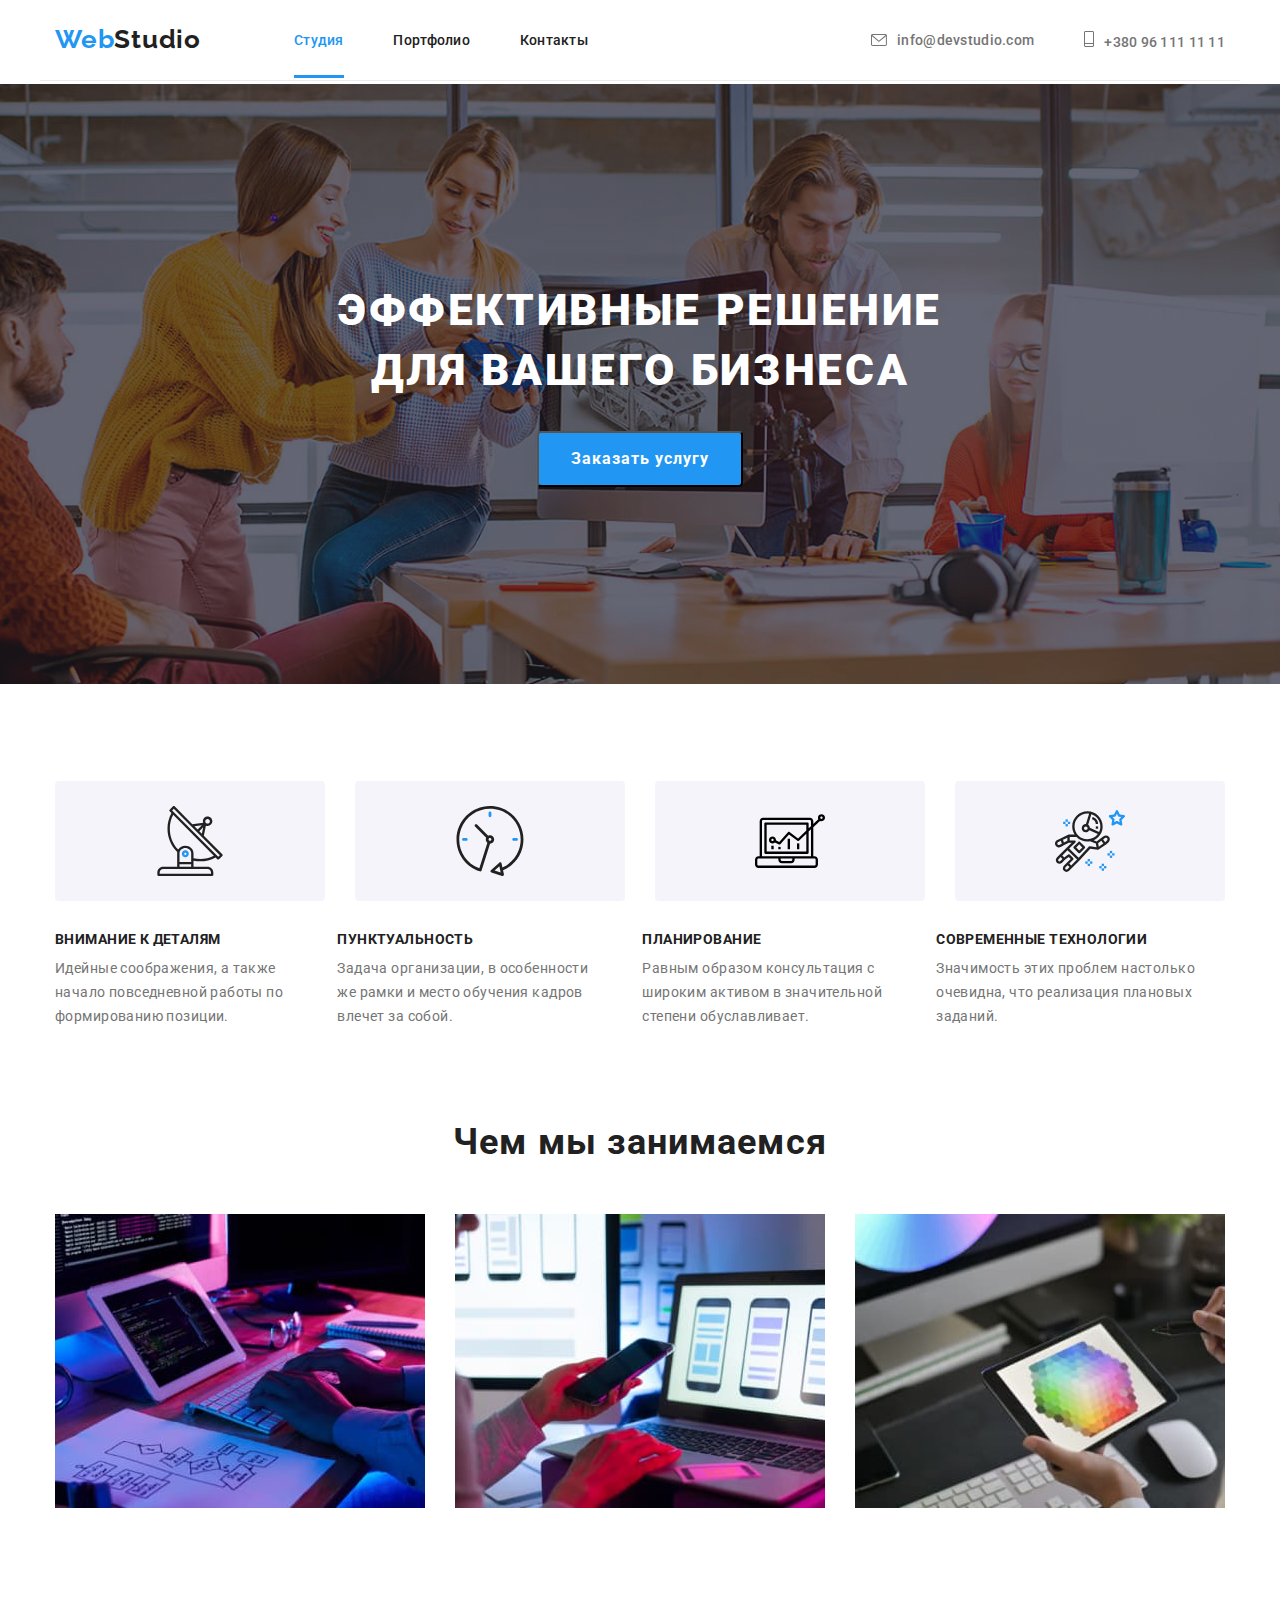
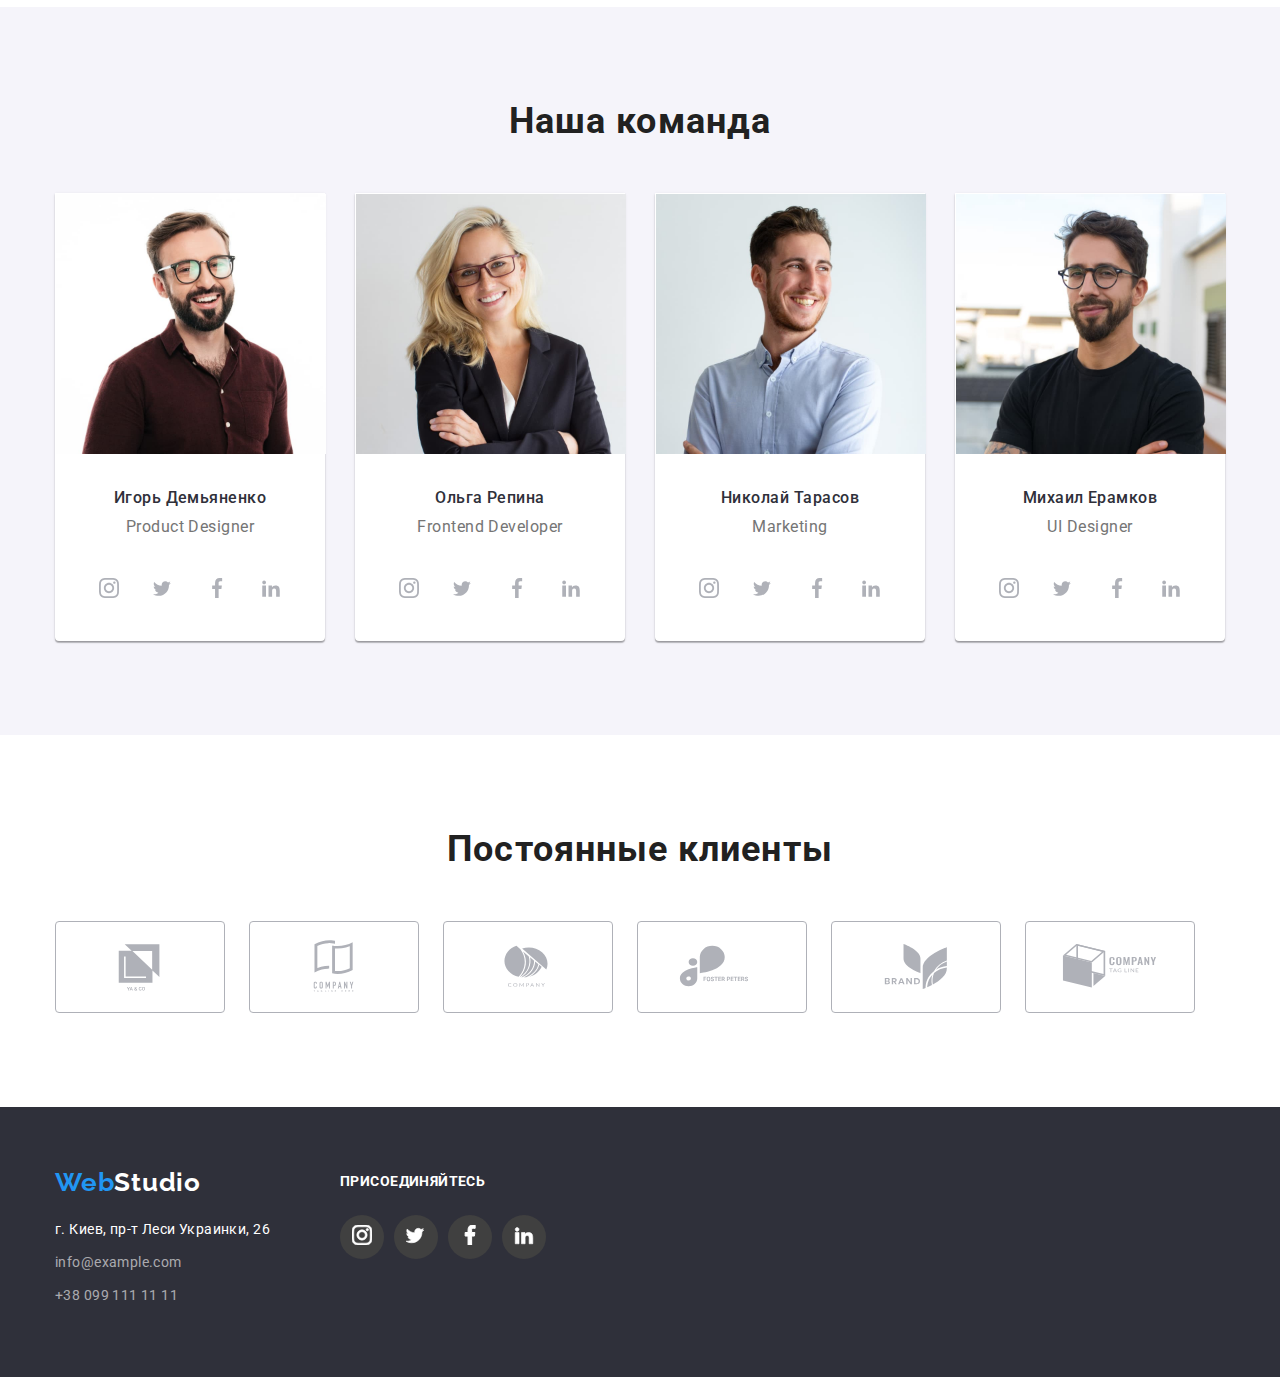
<file: index.html>
<!DOCTYPE html>
<html lang="ru">

<head>
    <meta charset="UTF-8" />
    <meta http-equiv="X-UA-Compatible" content="IE=edge" />
    <meta name="viewport" content="width=device-width, initial-scale=1.0" />
    <title>Document</title>
    <link rel="stylesheet" href="./css/modern-normalize.css" />
    <link rel="preconnect" href="https://fonts.gstatic.com" />
    <link
        href="https://fonts.googleapis.com/css2?family=Raleway:wght@700&family=Roboto:wght@400;500;700;900&display=swap"
        rel="stylesheet" />
    <link rel="stylesheet" href="./css/style.css" />
</head>
<template class="my-icons"> 
    <svg class="icon1">
      <use href="./images/icons/sprite.svg#icon-envelope"></use>
    </svg>
    <svg class="icon1">
      <use href="./images/icons/sprite.svg#icon-phone"></use>
    </svg>
    <svg class="icon">
      <use href="./images/icons/sprite.svg#icon-instagram"></use>
    </svg>
    <svg class="icon">
      <use href="./images/icons/sprite.svg#icon-twitter"></use>
    </svg>
    <svg class="icon">
      <use href="./images/icons/sprite.svg#icon-face"></use>
    </svg>
    <svg class="icon">
      <use href="./images/icons/sprite.svg#icon-linkedin2"></use>
    </svg>
 </template>
<body>
    <header class="header">
        <div class="container">
            <a href="" class="logo">
                <p class="web1" id="web1">Web<span class="studio">Studio</span></p>
            </a>
            <nav class="nav">
                <ul class="navList">
                    <li class="item"><a class="current" href="">Студия</a></li>
                    <li><a href="./porfolio.html">Портфолио</a></li>
                    <li><a href="">Контакты</a></li>
                </ul>
            </nav>
            <ul class="media-list">
                <li><a class="envelope" href="mailto:info@devstudio.com"><svg class="envelope-icon" height="12px" width="16px"><use href="./images/icons/sprite.svg#icon-envelope"></use></svg>info@devstudio.com</a></li>
                <li class="phone"><a href="tel:+380961111111"><svg class="phone-icon" height="16px" width="10px"><use href="./images/icons/sprite.svg#icon-phone"></use></svg>+380 96 111 11 11</a></li>
            </ul>
        </div>
    </header>
    <main>
        <section class="main1">
            <div class="container">
                <h1 class=h1>эффективные решение<br>для вашего бизнеса</h1>
                <button class="onlineSign" type="button">Заказать услугу</button></a>
            </div>
        </section>
        <section class="details1">
            <div class="container">
            <div>
                <ul class=details>
                  <li class="item01">
                    <svg class="icon001">
                      <use
                        href="./images/icons/sprite.svg#icon-antenna"
                      ></use>
                    </svg>
                  </li>
              <li class="item02"><svg class="icon001"><use href="./images/icons/sprite.svg#icon-clock"></use></svg></li>
              <li class="item03"><svg class="icon001"><use href="./images/icons/sprite.svg#icon-diagram"></use></svg></li>
              <li class="item04"><svg class="icon001"><use href="./images/icons/sprite.svg#icon-astronaut"></use></svg></li>
              </div>
              <ul>
              <span class="detailsclass">
                    <li class="details001">
                        <h3>ВНИМАНИЕ К ДЕТАЛЯМ</h3>
                        <p>Идейные соображения, а также <br> начало повседневной работы по <br> формированию позиции.
                        </p>
                    </li>
                    <li class="details001">
                        <h3>ПУНКТУАЛЬНОСТЬ</h3>
                        <p>
                            Задача организации, в особенности <br> же рамки и место обучения кадров <br> влечет за
                            собой.
                        </p>
                    </li>
                    <li class="details001">
                        <h3>ПЛАНИРОВАНИЕ</h3>
                        <p>
                            Равным образом консультация с <br> широким активом в значительной <br> степени
                            обуславливает.
                        </p>
                    </li >
                    <li class="details001">
                        <h3>СОВРЕМЕННЫЕ ТЕХНОЛОГИИ</h3>
                        <p>Значимость этих проблем настолько <br> очевидна, что реализация плановых <br> заданий.</p>
                    </li>
                    </span>
                </ul>
            </div>
        </section>
        <section class=sec1>
            <div class="container">
                <h3 class="business" id="business">Чем мы занимаемся</h3>
                <ul class=images1>
                    <li>
                        <a href=""><img src="./images/img1.jpg" alt="img1" width="370" ></a>
                    </li>
                    <li>
                        <a href=""><img src="./images/img2.jpg" alt="img2" width="370" ></a>
                    </li>
                    <li>
                        <a href=""><img src="./images/img3.jpg" alt="img3" width="370" ></a>
                    </li>
                </ul>
            </div>
        </section>
        <section class="ourteam">
            <div class="container">
                <h2 class="team">Наша команда</h2>
                <ul class="members">
                    <li>
                        <a href=""><img src="./images/img4.jpg" alt="img4" width="270" /></a>
                        <p class="name">Игорь Демьяненко</p>
                        <p class="role">Product Designer</p>
                     <ul class="portfolio-icons">
                <li>
                  <a class="iconframe" href="#">
                    <!-- <img src="./images/icons/social-icons/instagram.svg" alt="insta" /> -->
                    <svg width="20px" height="20px">
                      <use
                        href="./images/icons/sprite.svg#icon-instagram"
                      ></use>
                    </svg>
                  </a>
                </li>
                <li>
                  <a class="iconframe" href="#">
                    <!-- <img src="./images/icons/social-icons/twitter.svg" alt="twitter" /> -->
                    <svg width="20px" height="20px">
                      <use href="./images/icons/sprite.svg#icon-twitter"></use>
                    </svg>
                  </a>
                </li>
                <li>
                  <a class="iconframe" href="#">
                    <!-- <img src="./images/icons/social-icons/facebook.svg" alt="facebook" /> -->
                    <svg width="20px" height="20px">
                      <use href="./images/icons/sprite.svg#icon-face"></use>
                    </svg>
                  </a>
                </li>
                <li>
                  <a class="iconframe" href="#">
                    <!-- <img src="./images/icons/social-icons/linkedin.svg" alt="linkedIn" /> -->
                    <svg width="20px" height="20px">
                      <use href="./images/icons/sprite.svg#icon-linkedin2"></use>
                    </svg>
                  </a>
                </li>
              </ul>   
                    </li>
                    <li>
                        <a href=""><img src="./images/img5.jpg" alt="img5" width="270" /></a>
                        <p class="name">Ольга Репина</p>
                        <p class="role">Frontend Developer</p>
                        <ul class="portfolio-icons">
                <li>
                  <a class="iconframe" href="#">
                    <!-- <img src="./images/icons/social-icons/instagram.svg" alt="insta" /> -->
                    <svg width="20px" height="20px">
                      <use
                        href="./images/icons/sprite.svg#icon-instagram"
                      ></use>
                    </svg>
                  </a>
                </li>
                <li>
                  <a class="iconframe" href="#">
                    <!-- <img src="./images/icons/social-icons/twitter.svg" alt="twitter" /> -->
                    <svg width="20px" height="20px">
                      <use href="./images/icons/sprite.svg#icon-twitter"></use>
                    </svg>
                  </a>
                </li>
                <li>
                  <a class="iconframe" href="#">
                    <!-- <img src="./images/icons/social-icons/facebook.svg" alt="facebook" /> -->
                    <svg width="20px" height="20px">
                      <use href="./images/icons/sprite.svg#icon-face"></use>
                    </svg>
                  </a>
                </li>
                <li>
                  <a class="iconframe" href="#">
                    <!-- <img src="./images/icons/social-icons/linkedin.svg" alt="linkedIn" /> -->
                    <svg width="20px" height="20px">
                      <use href="./images/icons/sprite.svg#icon-linkedin2"></use>
                    </svg>
                  </a>
                </li>
              </ul>
                    </li>
                    <li>
                        <a href=""><img src="./images/img6.jpg" alt="img6" width="270" /></a>

                        <p class="name">Николай Тарасов</p>
                        <p class="role">Marketing</p>
                        <ul class="portfolio-icons">
                <li>
                  <a class="iconframe" href="#">
                    <!-- <img src="./images/icons/social-icons/instagram.svg" alt="insta" /> -->
                    <svg width="20px" height="20px">
                      <use
                        href="./images/icons/sprite.svg#icon-instagram"
                      ></use>
                    </svg>
                  </a>
                </li>
                <li>
                  <a class="iconframe" href="#">
                    <!-- <img src="./images/icons/social-icons/twitter.svg" alt="twitter" /> -->
                    <svg width="20px" height="20px">
                      <use href="./images/icons/sprite.svg#icon-twitter"></use>
                    </svg>
                  </a>
                </li>
                <li>
                  <a class="iconframe" href="#">
                    <!-- <img src="./images/icons/social-icons/facebook.svg" alt="facebook" /> -->
                    <svg width="20px" height="20px">
                      <use href="./images/icons/sprite.svg#icon-face"></use>
                    </svg>
                  </a>
                </li>
                <li>
                  <a class="iconframe" href="#">
                    <!-- <img src="./images/icons/social-icons/linkedin.svg" alt="linkedIn" /> -->
                    <svg width="20px" height="20px">
                      <use href="./images/icons/sprite.svg#icon-linkedin2"></use>
                    </svg>
                  </a>
                </li>
              </ul>
                    </li>
                    <li>
                        <a href=""><img src="./images/img7.jpg" alt="img7" width="270" /> </a>

                        <p class="name">Михаил Ерамков</p>
                        <p class="role">UI Designer</p>
                     <ul class="portfolio-icons">
                <li>
                  <a class="iconframe" href="#">
                    <!-- <img src="./images/icons/social-icons/instagram.svg" alt="insta" /> -->
                    <svg width="20px" height="20px">
                      <use
                        href="./images/icons/sprite.svg#icon-instagram"
                      ></use>
                    </svg>
                  </a>
                </li>
                <li>
                  <a class="iconframe" href="#">
                    <!-- <img src="./images/icons/social-icons/twitter.svg" alt="twitter" /> -->
                    <svg width="20px" height="20px">
                      <use href="./images/icons/sprite.svg#icon-twitter"></use>
                    </svg>
                  </a>
                </li>
                <li>
                  <a class="iconframe" href="#">
                    <!-- <img src="./images/icons/social-icons/facebook.svg" alt="facebook" /> -->
                    <svg width="20px" height="20px">
                      <use href="./images/icons/sprite.svg#icon-face"></use>
                    </svg>
                  </a>
                </li>
                <li>
                  <a class="iconframe" href="#">
                    <!-- <img src="./images/icons/social-icons/linkedin.svg" alt="linkedIn" /> -->
                    <svg width="20px" height="20px">
                      <use href="./images/icons/sprite.svg#icon-linkedin2"></use>
                    </svg>
                  </a>
                </li>
                       </ul>   
                    </li>
                </ul>
            </div>
        </section>
        <section>
          <div class="container">
            <h3 class="business" id="business">Постоянные клиенты</h3>
            <ul class=clients>
              <li class="client-li"><a class="c1" href=""><svg class="client-items"><use href="./images/icons/sprite.svg#icon-logo"></use></svg></a></li>
              <li class="client-li"><a class="c1" href=""><svg class="client-items"><use href="./images/icons/sprite.svg#icon-logo2"></use></svg></a></li>
              <li class="client-li"><a class="c1" href=""><svg class="client-items"><use href="./images/icons/sprite.svg#icon-logo3"></use></svg></a></li>
              <li class="client-li"><a class="c1" href=""><svg class="client-items"><use href="./images/icons/sprite.svg#icon-logo4"></use></svg></a></li>
              <li class="client-li"><a class="c1" href=""><svg class="client-items"><use href="./images/icons/sprite.svg#icon-logo5"></use></svg></a></li>
              <li class="client-li"><a class="c1" href=""><svg class="client-items"><use href="./images/icons/sprite.svg#icon-logo6"></use></svg></a></li>
            </ul>
          </div>
        </section>
    </main>
    <footer class="footer">
        <div class="container">
          
          <div class="footertext">
            <a href="" class="logo">
                <p class="web">Web<span class="studio2">Studio</span></p>
            </a>
            <address class=footeraddress>
              <ul class="contacts">
                
                <li><a href="" class="adress">г. Киев, пр-т Леси Украинки, 26</a></li>
                
                <li><a class="social" href="">info@example.com</a></li>
                <li><a class="social" href="tel:+380991111111">+38 099 111 11 11</a></li>
              </ul>
            </address>
          </div>

          <div class="footerbuttons">
            <b class="join">присоединяйтесь</b>
          <ul class="icons-list2">
            <li>
              <a href="#">
                <!-- <img src="./images/icons/social-icons/instagram.svg" alt="insta" /> -->
                <svg class="icon">
                  <use
                    href="./images/icons/sprite.svg#icon-instagram"
                  ></use>
                </svg>
              </a>
            </li>
            <li>
              <a href="#">
                <!-- <img src="./images/icons/social-icons/twitter.svg" alt="twitter" /> -->
                <svg class="icon">
                  <use href="./images/icons/sprite.svg#icon-twitter"></use>
                </svg>
              </a>
            </li>
            <li>
              <a href="#">
                <!-- <img src="./images/icons/social-icons/facebook.svg" alt="facebook" /> -->
                <svg class="icon">
                  <use href="./images/icons/sprite.svg#icon-face"></use>
                </svg>
              </a>
            </li>
            <li>
              <a href="#">
                <!-- <img src="./images/icons/social-icons/linkedin.svg" alt="linkedIn" /> -->
                <svg class="icon">
                  <use href="./images/icons/sprite.svg#icon-linkedin2"></use>
                </svg>
              </a>
            </li>
          </ul>

          </div>
                
            </div>
        </footer>
    </body>
    </html>
</file>
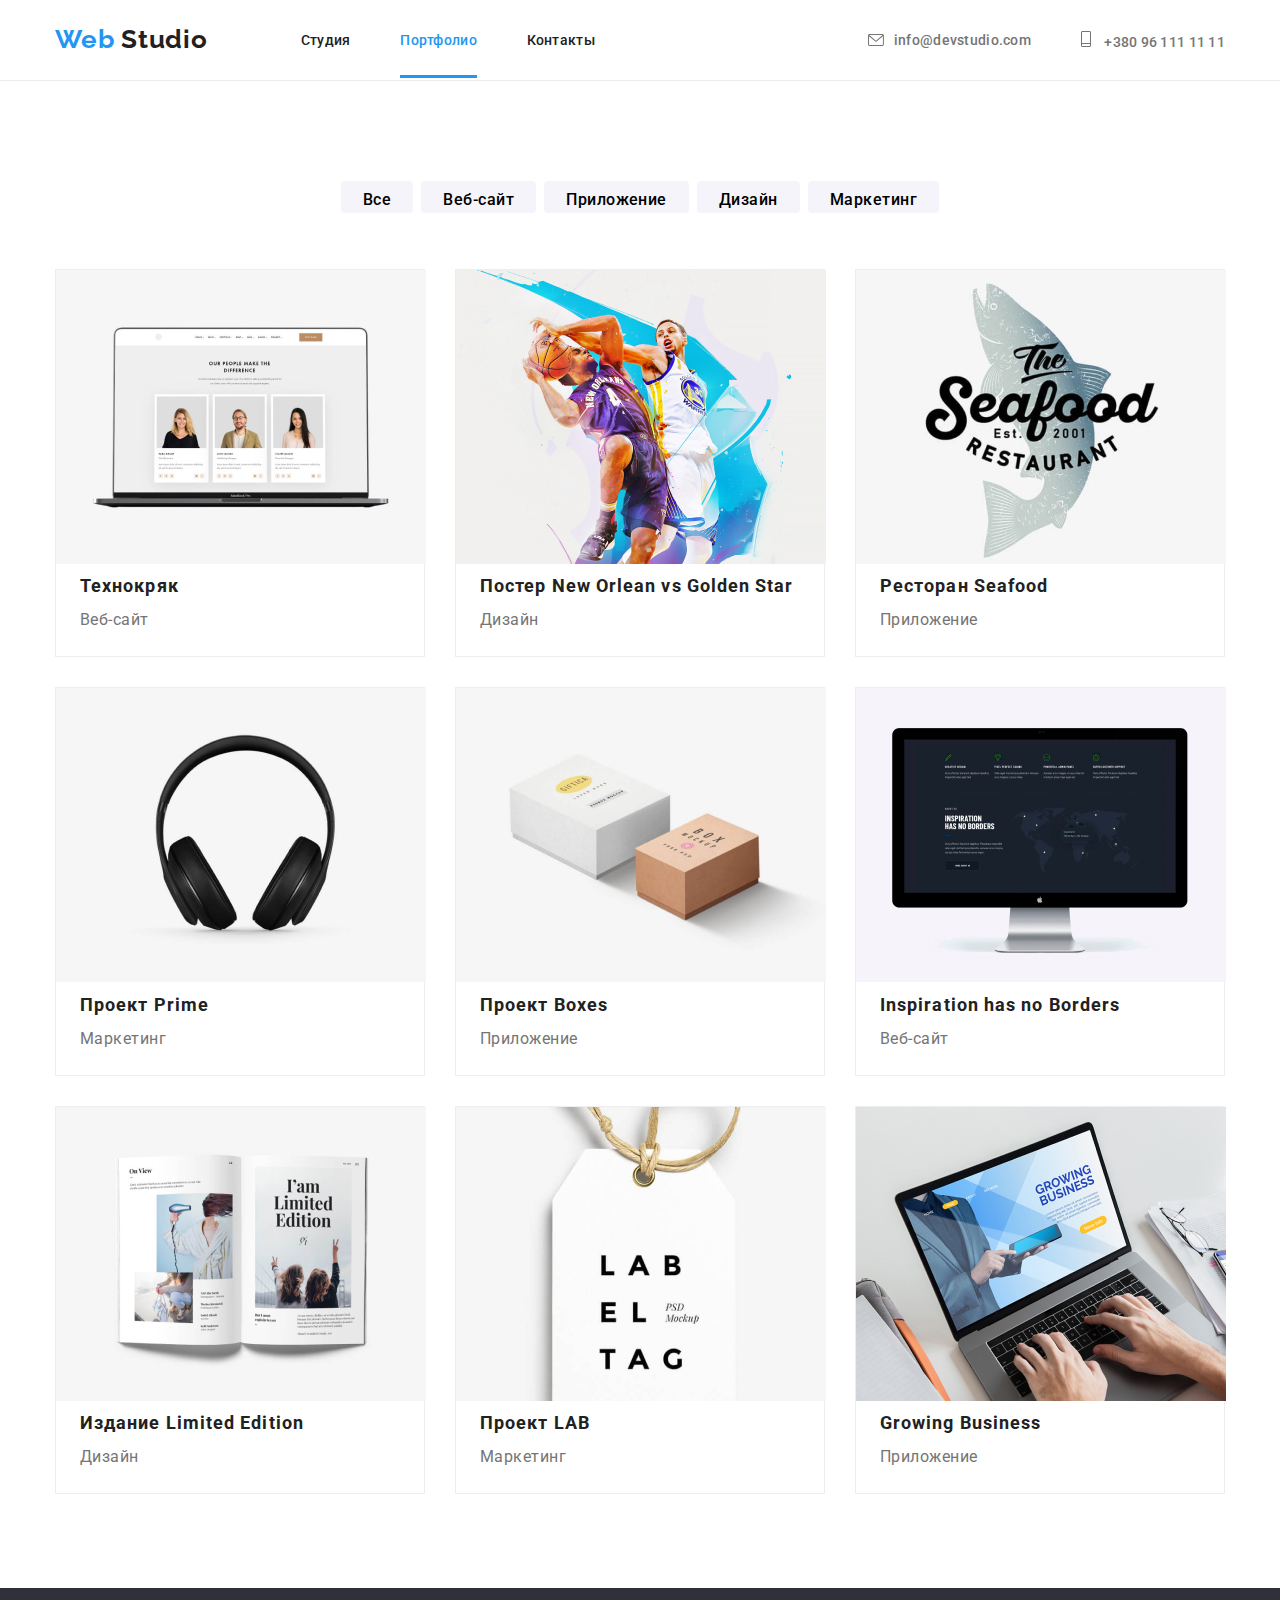
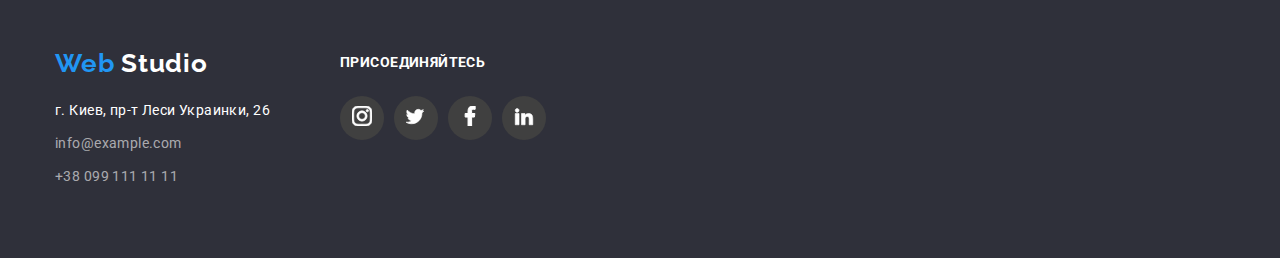
<file: porfolio.html>
<!DOCTYPE html>
<html lang="ru">
  <head>
    <meta charset="UTF-8" />
    <meta http-equiv="X-UA-Compatible" content="IE=edge" />
    <meta name="viewport" content="width=device-width, initial-scale=1.0" />
    <title>Document</title>
    <link rel="stylesheet" href="./css/modern-normalize.css" />
    <link
      href="https://fonts.googleapis.com/css2?family=Raleway:wght@700&family=Roboto:wght@400;500;700;900&display=swap"
      rel="stylesheet"
    />
    <link rel="stylesheet" href="./css/style1.css" />
  </head>
  <template class="my-icons">
    <svg class="icon1">
      <use href="./images/icons/sprite.svg#icon-envelope"></use>
    </svg>
    <svg class="icon1">
      <use href="./images/icons/sprite.svg#icon-phone"></use>
    </svg>
    <svg class="icon">
      <use href="./images/icons/sprite.svg#icon-instagram"></use>
    </svg>
    <svg class="icon">
      <use href="./images/icons/sprite.svg#icon-twitter"></use>
    </svg>
    <svg class="icon">
      <use href="./images/icons/sprite.svg#icon-face"></use>
    </svg>
    <svg class="icon">
      <use href="./images/icons/sprite.svg#icon-linkedin2"></use>
    </svg>
  </template>
  <body>
    <header class="header">
      <div class="container">
        <a href="" class="logo">
          <p class="web1" id="web1">
            Web
            <span class="studio">Studio</span>
          </p>
        </a>
        <nav class="nav">
          <ul class="navList">
            <li class="item"><a href="./index.html">Студия</a></li>
            <li><a class="current" href="./porfolio.html">Портфолио</a></li>
            <li><a href="">Контакты</a></li>
          </ul>
        </nav>
        <ul class="media-list">
          <li>
            <a class="envelope" href="mailto:info@devstudio.com">
              <svg class="envelope-icon" height="12px" width="16px">
                <use href="./images/icons/sprite.svg#icon-envelope"></use>
              </svg>
              info@devstudio.com
            </a>
          </li>
          <li class="phone">
            <a href="tel:+380961111111">
              <svg class="phone-icon" height="16px" width="10px">
                <use href="./images/icons/sprite.svg#icon-phone"></use>
              </svg>
              +380 96 111 11 11
            </a>
          </li>
        </ul>
      </div>
    </header>
    <main>
      <section class="main0">
        <div class="container">
          <ul class="content">
            <li><button class="button" type="button">Все</button></li>
            <li><button class="button" type="button">Веб-сайт</button></li>
            <li><button class="button" type="button">Приложение</button></li>
            <li><button class="button" type="button">Дизайн</button></li>
            <li><button class="button" type="button">Маркетинг</button></li>
          </ul>
        </div>
        <div class="container">
          <ul class="contenth2">
            <li class="con1">
              <a href="">
                <img src="./images/pic1.jpg" alt="pic1" width="370" />
                <div class="des">
                  <h2>Технокряк</h2>
                  <p>Веб-сайт</p>
                </div>
              </a>
            </li>
            <li class="con1">
              <a href="">
                <img src="./images/pic2.jpg" alt="pic2" width="370" />
                <div class="des">
                  <h2>Постер New Orlean vs Golden Star</h2>
                  <p>Дизайн</p>
                </div>
              </a>
            </li>
            <li class="con1">
              <a href="">
                <img src="./images/pic3.jpg" alt="pic3" width="370" />
                <div class="des">
                  <h2>Ресторан Seafood</h2>
                  <p>Приложение</p>
                </div>
              </a>
            </li>
            <li class="con1">
              <a href="">
                <img src="./images/pic4.jpg" alt="pic4" width="370" />
                <div class="des">
                  <h2>Проект Prime</h2>
                  <p>Маркетинг</p>
                </div>
              </a>
            </li>
            <li class="con1">
              <a href="">
                <img src="./images/pic5.jpg" alt="pic5" width="370" />
                <div class="des">
                  <h2>Проект Boxes</h2>
                  <p>Приложение</p>
                </div>
              </a>
            </li>
            <li class="con1">
              <a href="">
                <img src="./images/pic6.jpg" alt="pic6" width="370" />
                <div class="des">
                  <h2>Inspiration has no Borders</h2>
                  <p>Веб-сайт</p>
                </div>
              </a>
            </li>
            <li class="con1">
              <a href="">
                <img src="./images/pic7.jpg" alt="pic7" width="370" />
                <div class="des">
                  <h2>Издание Limited Edition</h2>
                  <p>Дизайн</p>
                </div>
              </a>
            </li>
            <li class="con1">
              <a href="">
                <img src="./images/pic8.jpg" alt="pic8" width="370" />
                <div class="des">
                  <h2>Проект LAB</h2>
                  <p>Маркетинг</p>
                </div>
              </a>
            </li>
            <li class="con1">
              <a href="">
                <img src="./images/pic9.jpg" alt="pic9" width="370" />
                <div class="des">
                  <h2>Growing Business</h2>
                  <p>Приложение</p>
                </div>
              </a>
            </li>
          </ul>
        </div>
      </section>
    </main>
    <footer class="footer">
      <div class="container">
        <div class="footertext">
          <a href="" class="logo">
            <p class="web">
              Web
              <span class="studio2">Studio</span>
            </p>
          </a>
          <address class="footeraddress">
            <ul class="contacts">
              <li>
                <a href="" class="adress">г. Киев, пр-т Леси Украинки, 26</a>
              </li>

              <li><a class="social" href="">info@example.com</a></li>
              <li>
                <a class="social" href="tel:+380991111111">+38 099 111 11 11</a>
              </li>
            </ul>
          </address>
        </div>

        <div class="footerbuttons">
          <b class="join">присоединяйтесь</b>
          <ul class="icons-list2">
            <li>
              <a href="#">
                <!-- <img src="./images/icons/social-icons/instagram.svg" alt="insta" /> -->
                <svg class="icon">
                  <use href="./images/icons/sprite.svg#icon-instagram"></use>
                </svg>
              </a>
            </li>
            <li>
              <a href="#">
                <!-- <img src="./images/icons/social-icons/twitter.svg" alt="twitter" /> -->
                <svg class="icon">
                  <use href="./images/icons/sprite.svg#icon-twitter"></use>
                </svg>
              </a>
            </li>
            <li>
              <a href="#">
                <!-- <img src="./images/icons/social-icons/facebook.svg" alt="facebook" /> -->
                <svg class="icon">
                  <use href="./images/icons/sprite.svg#icon-face"></use>
                </svg>
              </a>
            </li>
            <li>
              <a href="#">
                <!-- <img src="./images/icons/social-icons/linkedin.svg" alt="linkedIn" /> -->
                <svg class="icon">
                  <use href="./images/icons/sprite.svg#icon-linkedin2"></use>
                </svg>
              </a>
            </li>
          </ul>
        </div>
      </div>
    </footer>
  </body>
</html>
</file>
<file: css/style.css>
:root {
  --accent-color: #2f303a;
  --white-color: #ffffff;
  --cursor-color: #2196f3;
  --text-color: #212121;
  --team-color: #f5f4fa;
  --main-font: 'Roboto', sans-serif;
  --accent-font: 'Raleway', sans-serif;
  --details-color: #757575;
  --add-color: rgba(255, 255, 255, 0.6);
  --icons-color: #afb1b8;
  --icons-footer: #404040;
  --hoverbutton: #188ce8;
}
* {
  box-sizing: border-box;
  margin: 0;
  padding: 0;
}
body {
  font-family: var(--main-font);
  font-style: normal;
  font-weight: normal;
}
.container {
  box-sizing: border-box;
  width: 1200px;
  margin: 0 auto;
  padding: 0 15px;
}
.current {
  color: var(--cursor-color);
  display: block;
  position: relative;
}
.current::after {
  content: '';
  width: 100%;
  height: 3px;
  background-color: var(--cursor-color);
  display: block;
  position: absolute;
  left: 0;
  bottom: -30px;
}
.icon1 {
  fill: var(--details-color);
  cursor: pointer;
}
.members .icon {
  fill: currentColor;
  cursor: pointer;
}
.icon1:hover {
  fill: var(--cursor-color);
}
.icon:hover {
  fill: var(--cursor-color);
}
section {
  padding-top: 94px;
  padding-bottom: 94px;
}
header .container {
  display: flex;
  align-items: center;
  border-bottom: 1px solid #ececec;
  padding: auto 15px;
}
.container nav .navList {
  display: flex;
  padding-top: 0;
  margin-bottom: 0;
  margin-left: 93px;
  /* display: block; */
}
.container nav .navList:not(:last-child) {
  margin-right: 50px;
}
.header {
  background-color: var(--white-color);
}
.web1 {
  padding-top: 24px;
  padding-bottom: 25px;
}
.navList {
  display: flex;
  align-items: center;
  font-style: normal;
  font-size: 14px;
  font-weight: 500;
  line-height: 1.142;
  letter-spacing: 0.02em;
  justify-content: space-between;
  color: inherit;
  width: 294px;
}
.navlist li:first-child {
  margin-left: 93px;
}
.container .media-list {
  display: flex;
  align-items: center;
  font-style: normal;
  font-size: 14px;
  font-weight: 500;
  line-height: 1.142;
  letter-spacing: 0.02em;
  justify-content: space-between;
  color: var(--details-color);
  margin-left: auto;
}
.envelope-icon {
  margin-right: 10px;
  fill: currentColor;
}
.envelope {
  display: flex;
  align-items: center;
}
.phone-icon {
  margin-right: 10px;
  fill: currentColor;
}
.phone {
  display: flex;
  align-items: center;
}
.media-list li:not(:last-child) {
  margin-right: 50px;
}
.navList a:hover,
.navList a:focus,
.media-list a:focus,
.media-list a:hover {
  color: var(--cursor-color);
}
.logo {
  font-family: var(--accent-font);
  font-style: normal;
  font-weight: 700;
  font-size: 26px;
  line-height: 1.192;
  letter-spacing: 0.03em;
  padding-top: 24;
  padding-bottom: 25;
  color: var(--cursor-color);
  display: block;
}
.studio {
  font-family: var(--accent-font);
  font-style: normal;
  font-weight: 700;
  font-size: 26px;
  line-height: 1.192;
  letter-spacing: 0.03em;
  padding-top: 24;
  padding-bottom: 25;
  color: var(--text-color);
}
.navList > li {
  font-family: var(--main-font);
  color: var(--text-color);
  font-style: normal;
  font-weight: 500;
  font-size: 14px;
  line-height: 1.142;
  letter-spacing: 0.02em;
}

.h1 {
  font-family: var(--main-font);
  color: var(--white-color);
  font-style: normal;
  font-weight: 900;
  font-size: 44px;
  line-height: 1.363;
  letter-spacing: 0.06em;
  text-transform: uppercase;
  text-align: center;
  margin-bottom: 30px;
}

ul {
  list-style: none;
}
li {
  list-style: none;
}
a {
  color: inherit;
  text-decoration: none;
}
.main1 {
  background-color: var(--accent-color);
  color: var(--white-color);
  padding: 200px 0;
  background: linear-gradient(
      to right,
      rgba(47, 48, 58, 0.4),
      rgba(47, 48, 58, 0.4)
    ),
    url(../images/background.jpg);
  background-repeat: no-repeat;
  background-position: center;
  background-size: 1600px 600px;
}

.onlineSign {
  display: block;
  font-weight: 700;
  font-size: 16px;
  line-height: 2;
  letter-spacing: 0.06em;
  padding: 10px 32px;
  border-radius: 4px;
  background-color: var(--cursor-color);
  color: var(--white-color);
  cursor: pointer;
  margin: 0 auto;
  text-align: center;
  align-items: center;
}
.onlineSign:hover,
.onlineSign:focus {
  background-color: var(--hoverbutton);
}
.detailsimages {
  display: flex;
  justify-content: space-between;
  margin-bottom: 30px;
}
.item01 {
  width: 270px;
  height: 120px;
  background: #f5f4fa;
  border-radius: 4px;
  align-items: center;
}
.item02 {
  width: 270px;
  height: 120px;
  background: #f5f4fa;
  border-radius: 4px;
  align-items: center;
}
.item03 {
  width: 270px;
  height: 120px;
  background: #f5f4fa;
  border-radius: 4px;
  align-items: center;
}
.item04 {
  width: 270px;
  height: 120px;
  background: #f5f4fa;
  border-radius: 4px;
  align-items: center;
}
.icon001 {
  width: 70px;
  height: 70px;
  position: absolute;
  margin: 25px 100px;
}
.container .details {
  display: flex;
  justify-content: space-between;
}
.details li:not(:last-child) {
  margin-right: 30px;
}
. .details001 {
  display: flex;
  justify-content: space-between;
  margin-right: 30px;
}
.detailsclass {
  display: flex;
  justify-content: space-between;
  margin-right: 30px;
  margin-top: 30px;
}
.detailsclass h3 {
  font-family: var(--main-font);
  color: var(--text-color);
  font-style: normal;
  font-weight: 700;
  font-size: 14px;
  line-height: 1.142;
  letter-spacing: 0.03em;
  margin-bottom: 10px;
}
.detailsclass p {
  font-family: var(--main-font);
  color: var(--details-color);
  font-style: normal;
  font-weight: 400;
  font-size: 14px;
  line-height: 1.7;
  letter-spacing: 0.03em;
}
.sec1 {
  padding-top: 0px;
}
.business {
  font-family: var(--main-font);
  color: var(--text-color);
  font-style: normal;
  font-weight: 700;
  font-size: 36px;
  line-height: 1.166;
  text-align: center;
  letter-spacing: 0.03em;
}
.images1 {
  margin-top: 50px;
  display: flex;
  justify-content: space-between;
}
.ourteam {
  background-color: var(--team-color);
}
.team {
  font-family: var(--main-font);
  color: var(--text-color);
  font-style: normal;
  font-weight: 700;
  font-size: 36px;
  line-height: 1.166;
  text-align: center;
  letter-spacing: 0.03em;
  margin-bottom: 50px;
}
.members {
  display: flex;
  align-items: center;
  justify-content: space-between;
}
.members > li {
  border: 1px solid transparent;
  width: 270px;
  box-shadow: 0px 1px 3px rgba(0, 0, 0, 0.12), 0px 1px 1px rgba(0, 0, 0, 0.14),
    0px 2px 1px rgba(0, 0, 0, 0.2);
  border-radius: 0px 0px 4px 4px;
  background-color: var(--white-color);
  text-align: center;
}
.members .name {
  margin-top: 30px;
  margin-bottom: 10px;
}
.members p {
  font-family: var(--main-font);
  color: var(--accent-color);
  font-style: normal;
  font-weight: 500;
  font-size: 16px;
  line-height: 1.187;
  letter-spacing: 0.03em;
  margin-bottom: 30px;
}
.members .role {
  font-family: var(--main-font);
  color: var(--details-color);
  font-style: normal;
  font-weight: 400;
  font-size: 16px;
  line-height: 1.187;
  letter-spacing: 0.03em;
}
/* .icons-list:hover {
  stroke: var(--white-color);
}
.icons-list li:hover {
  stroke: var(--white-color);
  fill: var(--white-color);
}
.icons-list:hover {
  fill: var(--cursor-color);
} */
.members ul {
  margin: 0 auto;
  margin-top: 30px;
  display: flex;
  margin-top: 16px;
  padding-bottom: 30px;
  justify-content: center;
}
.portfolio-icons li:not(:last-child) {
  margin-right: 10px;
}
.iconframe {
  background-color: var(--white-color);
  display: flex;
  justify-content: center;
  align-items: center;
  border-radius: 50%;
  color: var(--icons-color);
  width: 44px;
  height: 44px;
}
.iconframe svg {
  fill: currentColor;
}
.iconframe:focus,
.iconframe:hover {
  background-color: var(--cursor-color);
  color: var(--white-color);
}
.icons-list .icon {
  width: 20px;
  height: 20px;
}
/* .icons-list .icon:hover,
.icons-list .icon:focus {
  fill: var(--white-color);
} */
.studio2 {
  font-family: var(--accent-font);
  font-style: normal;
  font-weight: 700;
  font-size: 26px;
  line-height: 1.192;
  letter-spacing: 0.03em;
  padding-top: 24;
  padding-bottom: 25;
  color: var(--white-color);
  margin-bottom: 20px;
}
.footeraddress {
  font-family: var(--main-font);
  font-style: normal;
  color: var(--white-color);
  font-weight: 400;
  font-size: 14px;
  line-height: 1.714;
  letter-spacing: 0.03em;
  margin-bottom: 9px;
  margin-top: 20px;
}
.contacts li:not(:last-child) {
  margin-bottom: 9px;
}
.social {
  font-family: var(--main-font);
  font-style: normal;
  color: var(--add-color);
  font-weight: 400;
  font-size: 14px;
  line-height: 1.714;
  letter-spacing: 0.03em;
}
.footer {
  padding-top: 60px;
  padding-bottom: 60px;
  background-color: var(--accent-color);
}
.footer .container {
  display: flex;
}
.footertext {
  display: flex;
  flex-flow: column;
  margin-right: 70px;
}
.join {
  font-family: var(--main-font);
  font-style: normal;
  color: var(--white-color);
  font-weight: 700;
  font-size: 14px;
  line-height: 2;
  letter-spacing: 0.03em;
  text-transform: uppercase;
}
.icons-list2 li:hover {
  background-color: var(--cursor-color);
  stroke: var(--white-color);
  fill: var(--white-color);
}
.icons-list2 {
  display: flex;
  justify-content: center;
  stroke: var(--white-color);
  fill: var(--white-color);
  margin-top: 20px;
}
.icons-list2 li:not(:last-child) {
  margin-right: 10px;
}
.icons-list2 li {
  width: 44px;
  height: 44px;
  background-color: var(--icons-footer);
  display: flex;
  justify-content: center;
  align-items: center;
  border-radius: 50%;
}
.icons-list2 .icon {
  width: 20px;
  height: 20px;
  fill: white;
}
.icons-list2 .icon:hover,
.icons-list2 .icon:focus {
  fill: var(--pretty-color);
}
.footerbuttons {
  display: flex;
  flex-flow: column;
}
.clients {
  display: flex;
  justify-content: space-between;
  margin-right: 30px;
  margin-top: 50px;
}
.client-li {
  width: 170px;
  height: 92px;
}
.c1 {
  width: 100%;
  height: 100%;
  border: 1px solid #afb1b8;
  border-radius: 4px;
  cursor: pointer;
  display: flex;
  align-items: center;
  justify-content: center;
}
.client-items {
  width: 106px;
  height: 60px;
  fill: #afb1b8;
}
.client-items:hover,
.client-items:focus {
  fill: var(--cursor-color);
}
.c1:hover,
.c1:focus {
  fill: currentColor;
  border-color: var(--cursor-color);
}
.c1:hover svg,
.c1:focus svg {
  fill: var(--cursor-color);
}
.contacts li:not(:last-child) {
  margin-bottom: 9px;
}
</file>
<file: css/style1.css>
:root {
  --accent-color: #2f303a;
  --white-color: #ffffff;
  --cursor-color: #2196f3;
  --text-color: #212121;
  --team-color: #f5f4fa;
  --main-font: 'Roboto', sans-serif;
  --accent-font: 'Raleway', sans-serif;
  --details-color: #757575;
  --add-color: rgba(255, 255, 255, 0.6);
  --card-color: #eeeeee;
  --icons-footer: #404040;
}
* {
  box-sizing: border-box;
  margin: 0;
  padding: 0;
}
body {
  font-family: var(--main-font);
  font-style: normal;
  font-weight: normal;
}
.container {
  box-sizing: border-box;
  width: 1200px;
  margin: 0 auto;
  padding: 0 15px;
}
header .container {
  display: flex;
  align-items: center;

  padding: auto 15px;
}
.container nav .navList {
  display: flex;
  padding-top: 0;
  margin-bottom: 0;
  justify-content: space-between;
  /* display: block; */
}
.container nav .navList:not(:last-child) {
  margin-right: 50px;
}
header {
  background-color: var(--white-color);
  border-bottom: 1px solid #ececec;
}
.web1 {
  padding-top: 24px;
  padding-bottom: 25px;
}
.current {
  color: var(--cursor-color);
  display: block;
  position: relative;
}
.current::after {
  content: '';
  width: 100%;
  height: 3px;
  background-color: var(--cursor-color);
  display: block;
  position: absolute;
  left: 0;
  bottom: -30px;
}
.navList {
  display: flex;
  align-items: center;
  font-style: normal;
  font-size: 14px;
  font-weight: 500;
  line-height: 1.142;
  letter-spacing: 0.02em;
  justify-content: space-between;
  color: inherit;
  width: 294px;
  margin-left: 93px;
}
.navlist li:first-child {
  margin-left: 93px;
}
.container .media-list {
  display: flex;
  align-items: center;
  font-style: normal;
  font-size: 14px;
  font-weight: 500;
  line-height: 1.142;
  letter-spacing: 0.02em;
  justify-content: space-between;
  margin-left: auto;
}
.envelope1:hover,
.envelope1:focus {
  color: var(--cursor-color);
}
.phone:hover,
.phone:focus {
  color: var(--cursor-color);
}
.envelope-icon {
  margin-right: 10px;
  fill: currentColor;
}
.envelope {
  display: flex;
  align-items: center;
}
.phone-icon {
  margin-right: 10px;
  fill: currentColor;
}
.phone {
  display: flex;
  align-items: center;
}
.media-list li:not(:last-child) {
  margin-right: 50px;
}
ul {
  list-style: none;
}
a {
  color: inherit;
  text-decoration: none;
}
.logo {
  font-family: var(--accent-font);
  font-style: normal;
  font-weight: 700;
  font-size: 26px;
  line-height: 1.192;
  letter-spacing: 0.03em;
  padding-top: 24;
  padding-bottom: 25;
  color: var(--cursor-color);
  display: block;
}
.studio {
  font-family: var(--accent-font);
  font-style: normal;
  font-weight: 700;
  font-size: 26px;
  line-height: 1.192;
  letter-spacing: 0.03em;
  padding-top: 24;
  padding-bottom: 25;
  color: var(--text-color);
}
.navList > li {
  font-family: var(--main-font);
  color: var(--text-color);
  font-style: normal;
  font-weight: 500;
  font-size: 14px;
  line-height: 1.142;
  letter-spacing: 0.02em;
}
.media-list {
  font-family: var(--main-font);
  color: var(--details-color);
  font-style: normal;
  font-weight: 500;
  font-size: 14px;
  line-height: 1.142;
  letter-spacing: 0.02em;
}
.container .media-list {
  display: flex;
  align-items: center;
  font-style: normal;
  font-size: 14px;
  font-weight: 500;
  line-height: 1.142;
  letter-spacing: 0.02em;
  justify-content: space-between;
}
.navList a:hover,
.navList a:focus,
.contacts a:focus,
.contacts a:hover {
  color: var(--cursor-color);
}
.container .content {
  display: flex;
  justify-content: center;
  margin-bottom: 56px;
}
.content li:not(:last-child) {
  margin-right: 8px;
}
.button {
  display: block;
  color: inherit;
  font-style: normal;
  font-weight: 500;
  font-size: 16px;
  line-height: 1.625;
  background-color: var(--grey-background-color);
  padding: 6px 22px;
  letter-spacing: 0.03em;
  border-radius: 4px;
  border: transparent;
  background-color: var(--team-color);
}
.button:focus,
.button:hover {
  color: white;
}
.main0 {
  padding-top: 100px;
  padding: bottom 94px;
}
section .container .content .button {
  padding-bottom: 0;
}
.button:hover,
.button:focus {
  background-color: var(--cursor-color);
  box-shadow: 0px 3px 1px rgba(0, 0, 0, 0.1), 0px 1px 2px rgba(0, 0, 0, 0.08),
    0px 2px 2px rgba(0, 0, 0, 0.12);
}
.contenth2 {
  display: flex;
  align-items: center;
  justify-content: space-between;
  flex-flow: row wrap;
  padding-bottom: 94px;
}
.contenth2 li:nth-last-child(-n + 6) {
  margin-top: 30px;
  /* flex-basis: calc((100% - 30px) / 3); */
}

.contenth2 li {
  border: 1px solid var(--card-color);
  width: 370px;
  text-align: center;
  background-color: var(--white-color);
}
.contenth2 h2 {
  font-family: var(--main-font);
  color: var(--text-color);
  font-style: normal;
  font-weight: 700;
  font-size: 18px;
  line-height: 2;
  letter-spacing: 0.06em;
  margin: 0 auto;
}
.contenth2 p {
  font-family: var(--main-font);
  color: var(--details-color);
  font-style: normal;
  font-weight: 400;
  font-size: 16px;
  line-height: 2;
  letter-spacing: 0.03em;
}
.con1:hover {
  box-shadow: 1px 4px 6px 0px #00000029;

  box-shadow: 0px 4px 4px 0px #0000000f;

  box-shadow: 0px 1px 1px 0px #0000001f;
}
.des {
  text-align: left;
  padding-left: 24px;
  padding-right: 24px;
  padding-bottom: 20px;
}
.studio2 {
  font-family: var(--accent-font);
  font-style: normal;
  font-weight: 700;
  font-size: 26px;
  line-height: 1.192;
  letter-spacing: 0.03em;
  padding-top: 24;
  padding-bottom: 25;
  color: var(--white-color);
  margin-bottom: 20px;
}
.footeraddress {
  font-family: var(--main-font);
  font-style: normal;
  color: var(--white-color);
  font-weight: 400;
  font-size: 14px;
  line-height: 1.714;
  letter-spacing: 0.03em;
  margin-bottom: 9px;
  margin-top: 20px;
}
.contacts li:not(:last-child) {
  margin-bottom: 9px;
}
.social {
  font-family: var(--main-font);
  font-style: normal;
  color: var(--add-color);
  font-weight: 400;
  font-size: 14px;
  line-height: 1.714;
  letter-spacing: 0.03em;
}
.footer {
  padding-top: 60px;
  padding-bottom: 60px;
  background-color: var(--accent-color);
}
.footer .container {
  display: flex;
}
.footertext {
  display: flex;
  flex-flow: column;
  margin-right: 70px;
}
.join {
  font-family: var(--main-font);
  font-style: normal;
  color: var(--white-color);
  font-weight: 700;
  font-size: 14px;
  line-height: 2;
  letter-spacing: 0.03em;
  text-transform: uppercase;
}
.icons-list2 li:hover {
  background-color: var(--cursor-color);
  stroke: var(--white-color);
  fill: var(--white-color);
}
.icons-list2 {
  display: flex;
  justify-content: center;
  stroke: var(--white-color);
  fill: var(--white-color);
  margin-top: 20px;
}
.icons-list2 li:not(:last-child) {
  margin-right: 10px;
}
.icons-list2 li {
  width: 44px;
  height: 44px;
  background-color: var(--icons-footer);
  display: flex;
  justify-content: center;
  align-items: center;
  border-radius: 50%;
}
.icons-list2 .icon {
  width: 20px;
  height: 20px;
  fill: white;
}
.icons-list2 .icon:hover,
.icons-list2 .icon:focus {
  fill: var(--pretty-color);
}
.footerbuttons {
  display: flex;
  flex-flow: column;
}
.clients {
  display: flex;
  justify-content: space-between;
  margin-right: 30px;
  margin-top: 50px;
}
.client-li {
  width: 170px;
  height: 92px;
}
.c1 {
  width: 100%;
  height: 100%;
  border: 1px solid #afb1b8;
  border-radius: 4px;
  cursor: pointer;
  display: flex;
  align-items: center;
  justify-content: center;
}
.client-items {
  width: 106px;
  height: 60px;
  fill: #afb1b8;
}
.client-items:hover,
.client-items:focus {
  fill: var(--cursor-color);
}
.c1:hover,
.c1:focus {
  fill: currentColor;
  border-color: var(--cursor-color);
}
</file>
